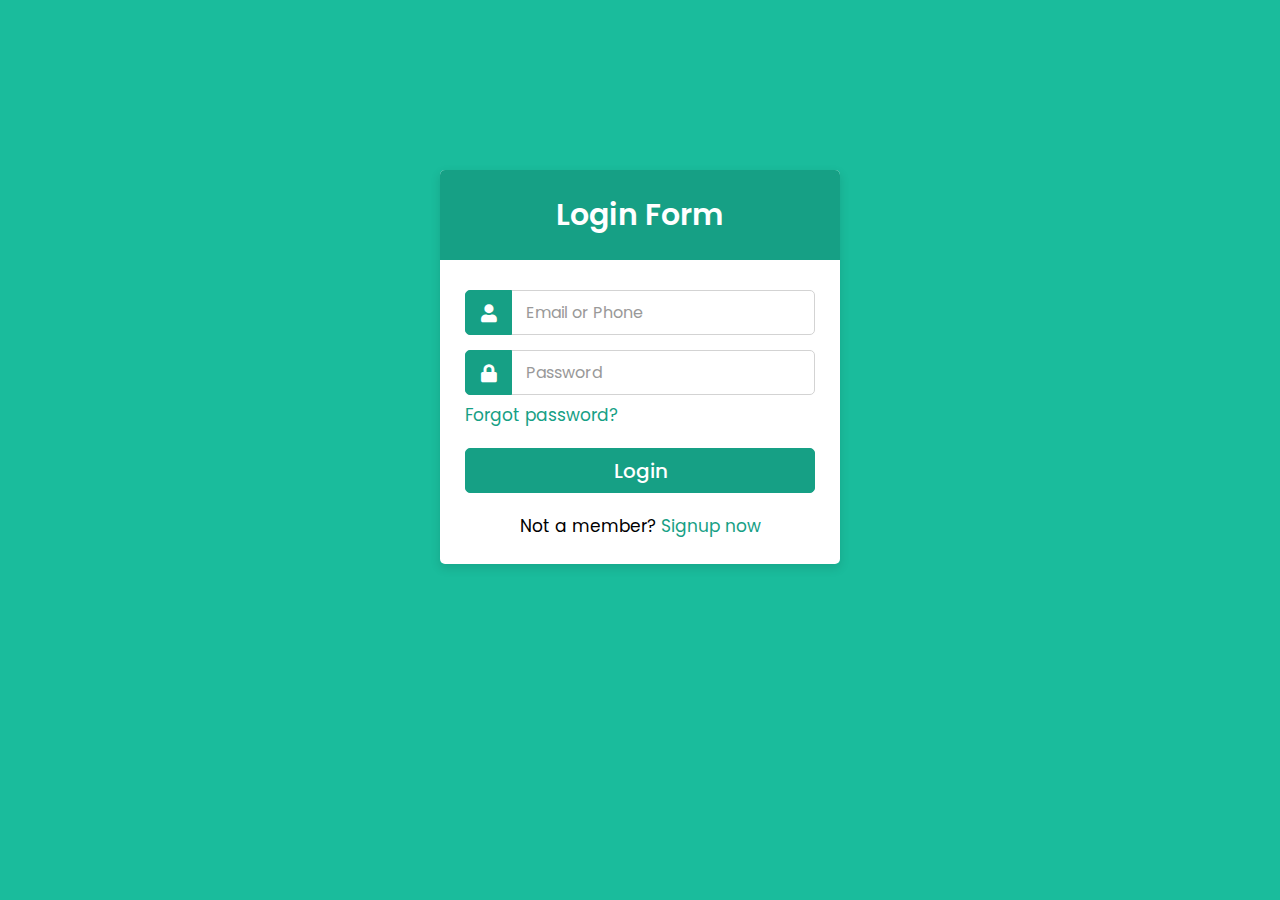
<file: Login/login.html>
<!DOCTYPE html>
<html lang="en" dir="ltr">
  <head>
    <meta charset="utf-8">
    <meta name="viewport" content="width=device-width, initial-scale=1.0">
     <title>DINZO</title> 
    <link rel="stylesheet" href="./style.css">
    <link rel="stylesheet" href="https://cdnjs.cloudflare.com/ajax/libs/font-awesome/5.15.2/css/all.min.css"/>
  </head>
  <body>
    <div class="container">
      <div class="wrapper">
        <div class="title"><span>Login Form</span></div>
        <form action="#">
          <div class="row">
            <i class="fas fa-user"></i>
            <input type="text" placeholder="Email or Phone" required>
          </div>
          <div class="row">
            <i class="fas fa-lock"></i>
            <input type="password" placeholder="Password" required>
          </div>
          <div class="pass"><a href="#">Forgot password?</a></div>
          <div class="row button">
            <input type="submit" value="Login">
          </div>
          <div class="signup-link">Not a member? <a href="#">Signup now</a></div>
        </form>
      </div>
    </div>

  </body>
</html>
</file>
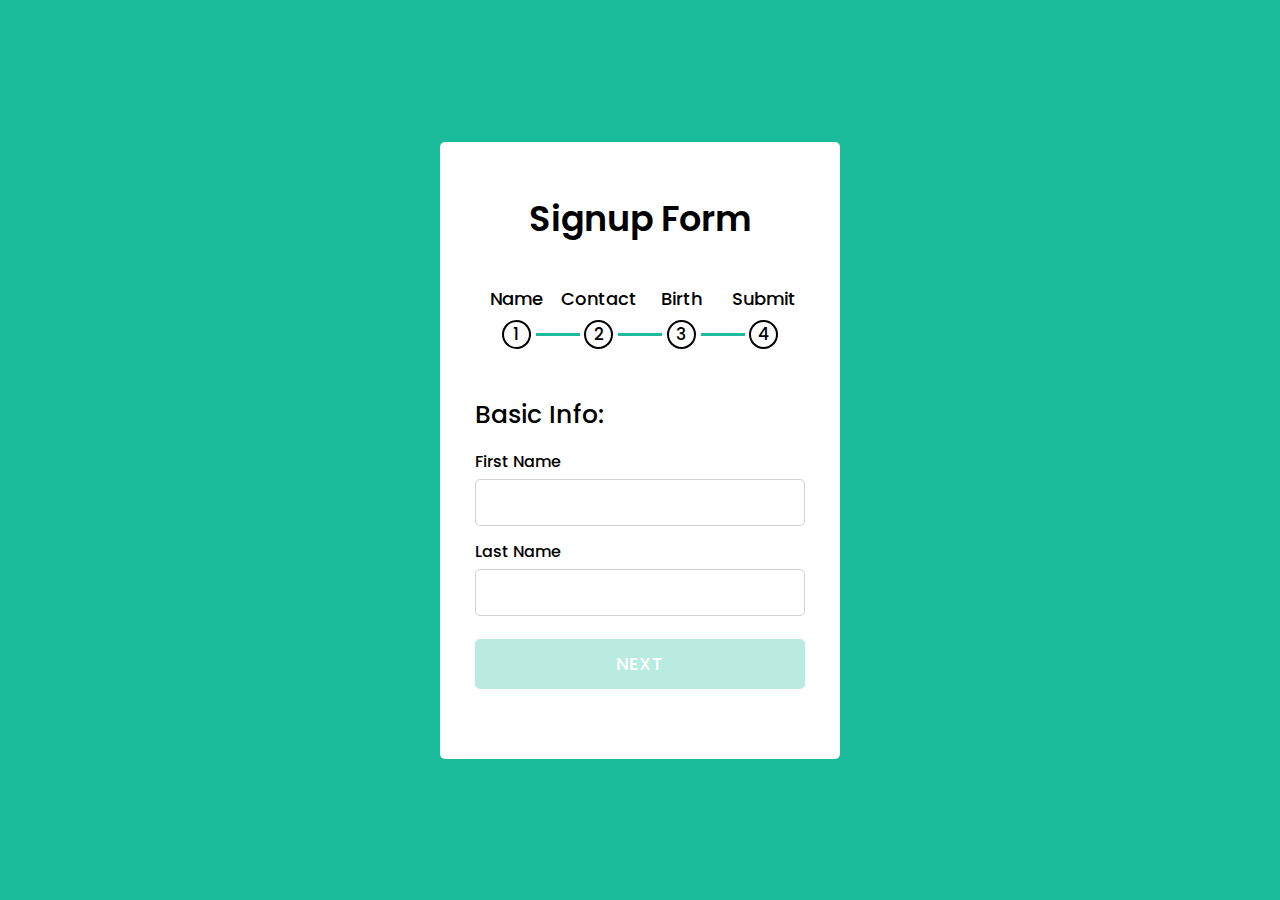
<file: Signup/signup.html>
<!DOCTYPE html>
<html lang="en" dir="ltr">
   <head>
      <meta charset="utf-8">
      <title>DINZO</title>
      <link rel="stylesheet" href="style.css">
      <link rel="stylesheet" href="https://cdnjs.cloudflare.com/ajax/libs/font-awesome/5.15.3/css/all.min.css"/>
   </head>
   <body>
      <div class="container">
         <header>Signup Form</header>
         <div class="progress-bar">
            <div class="step">
               <p>
                  Name
               </p>
               <div class="bullet">
                  <span>1</span>
               </div>
               <div class="check fas fa-check"></div>
            </div>
            <div class="step">
               <p>
                  Contact
               </p>
               <div class="bullet">
                  <span>2</span>
               </div>
               <div class="check fas fa-check"></div>
            </div>
            <div class="step">
               <p>
                  Birth
               </p>
               <div class="bullet">
                  <span>3</span>
               </div>
               <div class="check fas fa-check"></div>
            </div>
            <div class="step">
               <p>
                  Submit
               </p>
               <div class="bullet">
                  <span>4</span>
               </div>
               <div class="check fas fa-check"></div>
            </div>
         </div>
         <div class="form-outer">
            <form action="#">
               <div class="page slide-page">
                  <div class="title">
                     Basic Info:
                  </div>
                  <div class="field">
                     <div class="label">
                        First Name
                     </div>
                     <input type="text">
                  </div>
                  <div class="field">
                     <div class="label">
                        Last Name
                     </div>
                     <input type="text">
                  </div>
                  <div class="field">
                     <button class="firstNext next">Next</button>
                  </div>
               </div>
               <div class="page">
                  <div class="title">
                     Contact Info:
                  </div>
                  <div class="field">
                     <div class="label">
                        Email Address
                     </div>
                     <input type="text">
                  </div>
                  <div class="field">
                     <div class="label">
                        Phone Number
                     </div>
                     <input type="Number">
                  </div>
                  <div class="field btns">
                     <button class="prev-1 prev">Previous</button>
                     <button class="next-1 next">Next</button>
                  </div>
               </div>
               <div class="page">
                  <div class="title">
                     Date of Birth:
                  </div>
                  <div class="field">
                     <div class="label">
                        Date
                     </div>
                     <input type="text">
                  </div>
                  <div class="field">
                     <div class="label">
                        Gender
                     </div>
                     <select>
                        <option>Male</option>
                        <option>Female</option>
                        <option>Other</option>
                     </select>
                  </div>
                  <div class="field btns">
                     <button class="prev-2 prev">Previous</button>
                     <button class="next-2 next">Next</button>
                  </div>
               </div>
               <div class="page">
                  <div class="title">
                     Login Details:
                  </div>
                  <div class="field">
                     <div class="label">
                        Username
                     </div>
                     <input type="text">
                  </div>
                  <div class="field">
                     <div class="label">
                        Password
                     </div>
                     <input type="password">
                  </div>
                  <div class="field btns">
                     <button class="prev-3 prev">Previous</button>
                     <button class="submit">Submit</button>
                  </div>
               </div>
            </form>
         </div>
      </div>
      <script src="script.js"></script>
   </body>
</html>
</file>
<file: Login/style.css>
@import url('https://fonts.googleapis.com/css2?family=Poppins:wght@200;300;400;500;600;700&display=swap');
*{
  margin: 0;
  padding: 0;
  box-sizing: border-box;
  font-family: 'Poppins',sans-serif;
}
body{
  background: #1abc9c;
  overflow: hidden;
}
::selection{
  background: rgba(26,188,156,0.3);
}
.container{
  max-width: 440px;
  padding: 0 20px;
  margin: 170px auto;
}
.wrapper{
  width: 100%;
  background: #fff;
  border-radius: 5px;
  box-shadow: 0px 4px 10px 1px rgba(0,0,0,0.1);
}
.wrapper .title{
  height: 90px;
  background: #16a085;
  border-radius: 5px 5px 0 0;
  color: #fff;
  font-size: 30px;
  font-weight: 600;
  display: flex;
  align-items: center;
  justify-content: center;
}
.wrapper form{
  padding: 30px 25px 25px 25px;
}
.wrapper form .row{
  height: 45px;
  margin-bottom: 15px;
  position: relative;
}
.wrapper form .row input{
  height: 100%;
  width: 100%;
  outline: none;
  padding-left: 60px;
  border-radius: 5px;
  border: 1px solid lightgrey;
  font-size: 16px;
  transition: all 0.3s ease;
}
form .row input:focus{
  border-color: #16a085;
  box-shadow: inset 0px 0px 2px 2px rgba(26,188,156,0.25);
}
form .row input::placeholder{
  color: #999;
}
.wrapper form .row i{
  position: absolute;
  width: 47px;
  height: 100%;
  color: #fff;
  font-size: 18px;
  background: #16a085;
  border: 1px solid #16a085;
  border-radius: 5px 0 0 5px;
  display: flex;
  align-items: center;
  justify-content: center;
}
.wrapper form .pass{
  margin: -8px 0 20px 0;
}
.wrapper form .pass a{
  color: #16a085;
  font-size: 17px;
  text-decoration: none;
}
.wrapper form .pass a:hover{
  text-decoration: underline;
}
.wrapper form .button input{
  color: #fff;
  font-size: 20px;
  font-weight: 500;
  padding-left: 0px;
  background: #16a085;
  border: 1px solid #16a085;
  cursor: pointer;
}
form .button input:hover{
  background: #12876f;
}
.wrapper form .signup-link{
  text-align: center;
  margin-top: 20px;
  font-size: 17px;
}
.wrapper form .signup-link a{
  color: #16a085;
  text-decoration: none;
}
form .signup-link a:hover{
  text-decoration: underline;
}
</file>
<file: Signup/style.css>
@import url('https://fonts.googleapis.com/css?family=Poppins:400,500,600,700&display=swap');
*{
  margin: 0;
  padding: 0;
  outline: none;
  font-family: 'Poppins', sans-serif;
}
body{
  display: flex;
  align-items: center;
  justify-content: center;
  min-height: 100vh;
  overflow: hidden;
  background: #1abc9c;
}
::selection{
  color: rgba(26,188,156,0.3);;
  background: #1abc9c;
}
.container{
  width: 330px;
  background: #fff;
  text-align: center;
  border-radius: 5px;
  padding: 50px 35px 10px 35px;
}
.container header{
  font-size: 35px;
  font-weight: 600;
  margin: 0 0 30px 0;
}
.container .form-outer{
  width: 100%;
  overflow: hidden;
}
.container .form-outer form{
  display: flex;
  width: 400%;
}
.form-outer form .page{
  width: 25%;
  transition: margin-left 0.3s ease-in-out;
}
.form-outer form .page .title{
  text-align: left;
  font-size: 25px;
  font-weight: 500;
}
.form-outer form .page .field{
  width: 330px;
  height: 45px;
  margin: 45px 0;
  display: flex;
  position: relative;
}
form .page .field .label{
  position: absolute;
  top: -30px;
  font-weight: 500;
}
form .page .field input{
  height: 100%;
  width: 100%;
  border: 1px solid lightgrey;
  border-radius: 5px;
  padding-left: 15px;
  font-size: 18px;
}
form .page .field select{
  width: 100%;
  padding-left: 10px;
  font-size: 17px;
  font-weight: 500;
}
form .page .field button{
  width: 100%;
  height: calc(100% + 5px);
  border: none;
  background: rgba(26,188,156,0.3);
  margin-top: -20px;
  border-radius: 5px;
  color: #fff;
  cursor: pointer;
  font-size: 18px;
  font-weight: 500;
  letter-spacing: 1px;
  text-transform: uppercase;
  transition: 0.5s ease;
}
form .page .field button:hover{
  background: #000;
}
form .page .btns button{
  margin-top: -20px!important;
}
form .page .btns button.prev{
  margin-right: 3px;
  font-size: 17px;
}
form .page .btns button.next{
  margin-left: 3px;
}
.container .progress-bar{
  display: flex;
  margin: 40px 0;
  user-select: none;
}
.container .progress-bar .step{
  text-align: center;
  width: 100%;
  position: relative;
}
.container .progress-bar .step p{
  font-weight: 500;
  font-size: 18px;
  color: #000;
  margin-bottom: 8px;
}
.progress-bar .step .bullet{
  height: 25px;
  width: 25px;
  border: 2px solid #000;
  display: inline-block;
  border-radius: 50%;
  position: relative;
  transition: 0.2s;
  font-weight: 500;
  font-size: 17px;
  line-height: 25px;
}
.progress-bar .step .bullet.active{
  border-color: #d43f8d;
  background: #d43f8d;
}
.progress-bar .step .bullet span{
  position: absolute;
  left: 50%;
  transform: translateX(-50%);
}
.progress-bar .step .bullet.active span{
  display: none;
}
.progress-bar .step .bullet:before,
.progress-bar .step .bullet:after{
  position: absolute;
  content: '';
  bottom: 11px;
  right: -51px;
  height: 3px;
  width: 44px;
  background: #1abc9c;
}
.progress-bar .step .bullet.active:after{
  background: #1abc9c;
  transform: scaleX(0);
  transform-origin: left;
  animation: animate 0.3s linear forwards;
}
@keyframes animate {
  100%{
    transform: scaleX(1);
  }
}
.progress-bar .step:last-child .bullet:before,
.progress-bar .step:last-child .bullet:after{
  display: none;
}
.progress-bar .step p.active{
  color: #1abc9c;
  transition: 0.2s linear;
}
.progress-bar .step .check{
  position: absolute;
  left: 50%;
  top: 70%;
  font-size: 15px;
  transform: translate(-50%, -50%);
  display: none;
}
.progress-bar .step .check.active{
  display: block;
  color: #fff;
}
</file>
